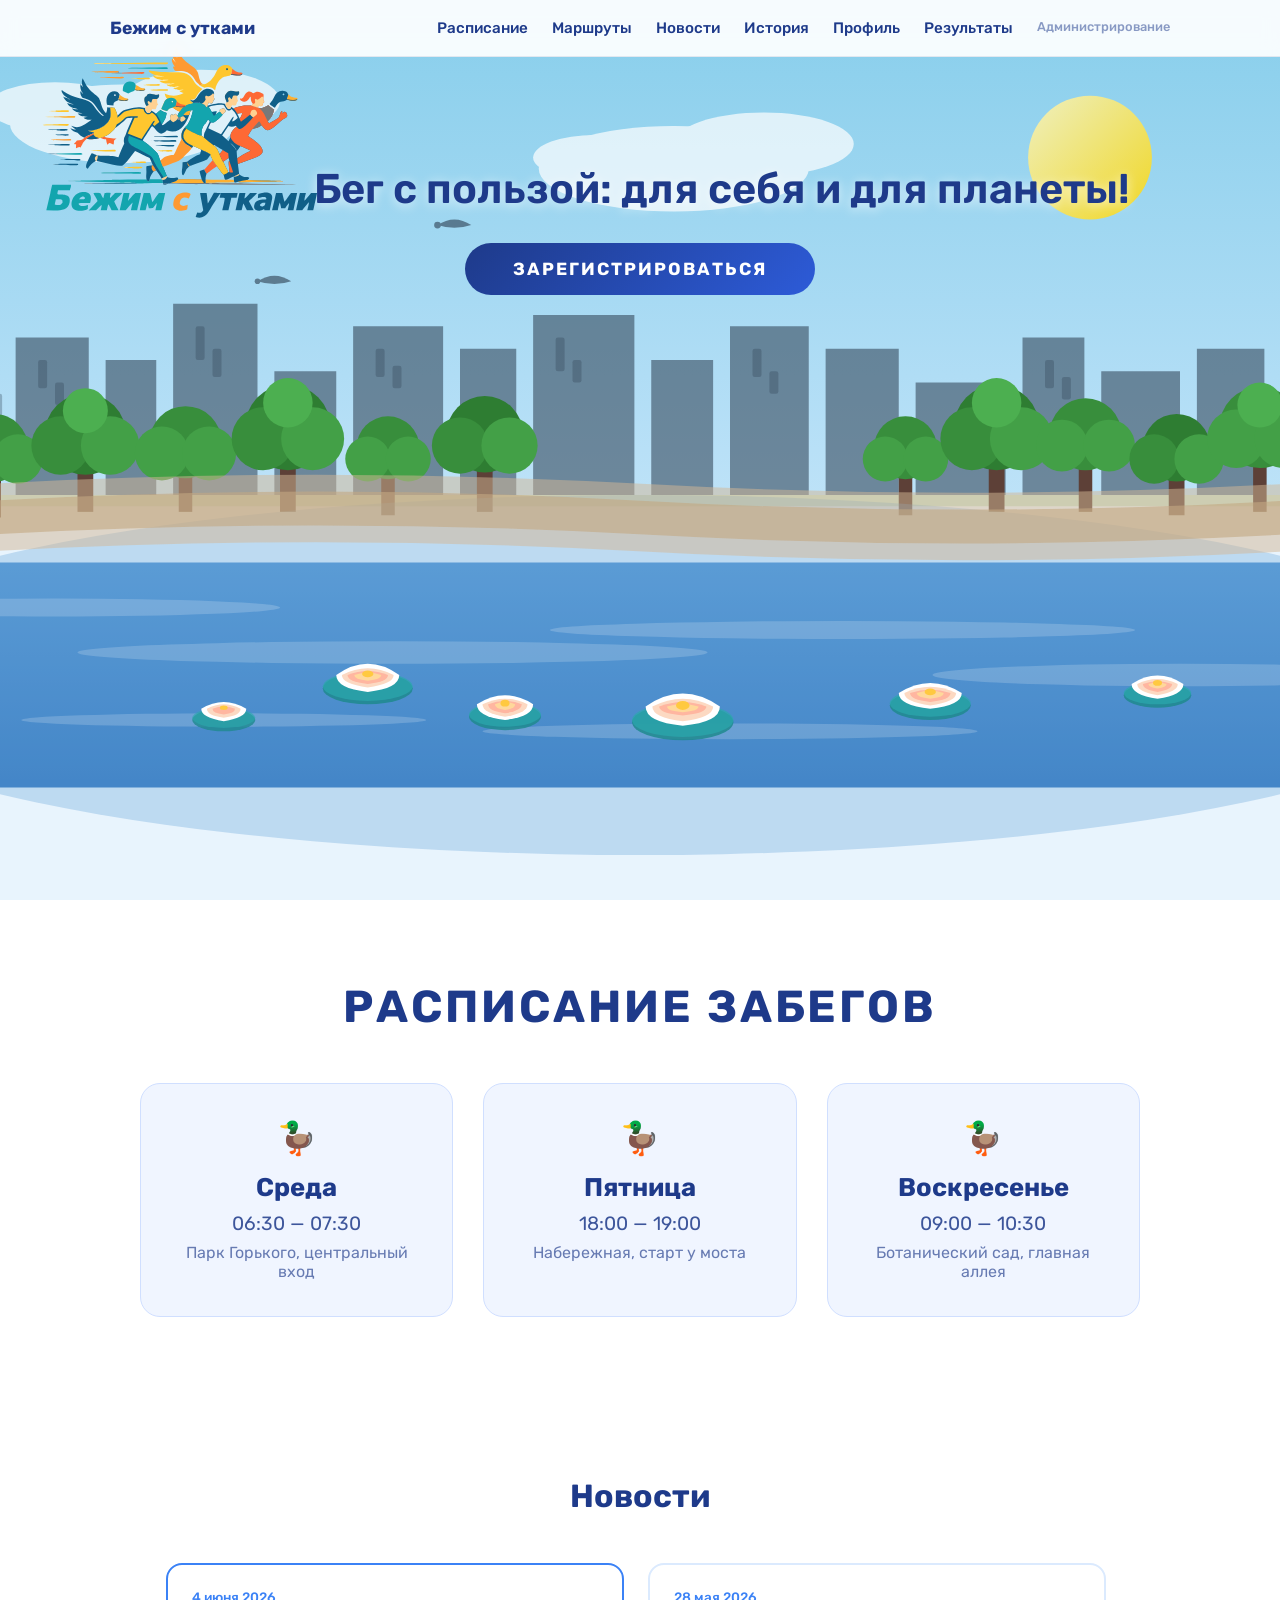
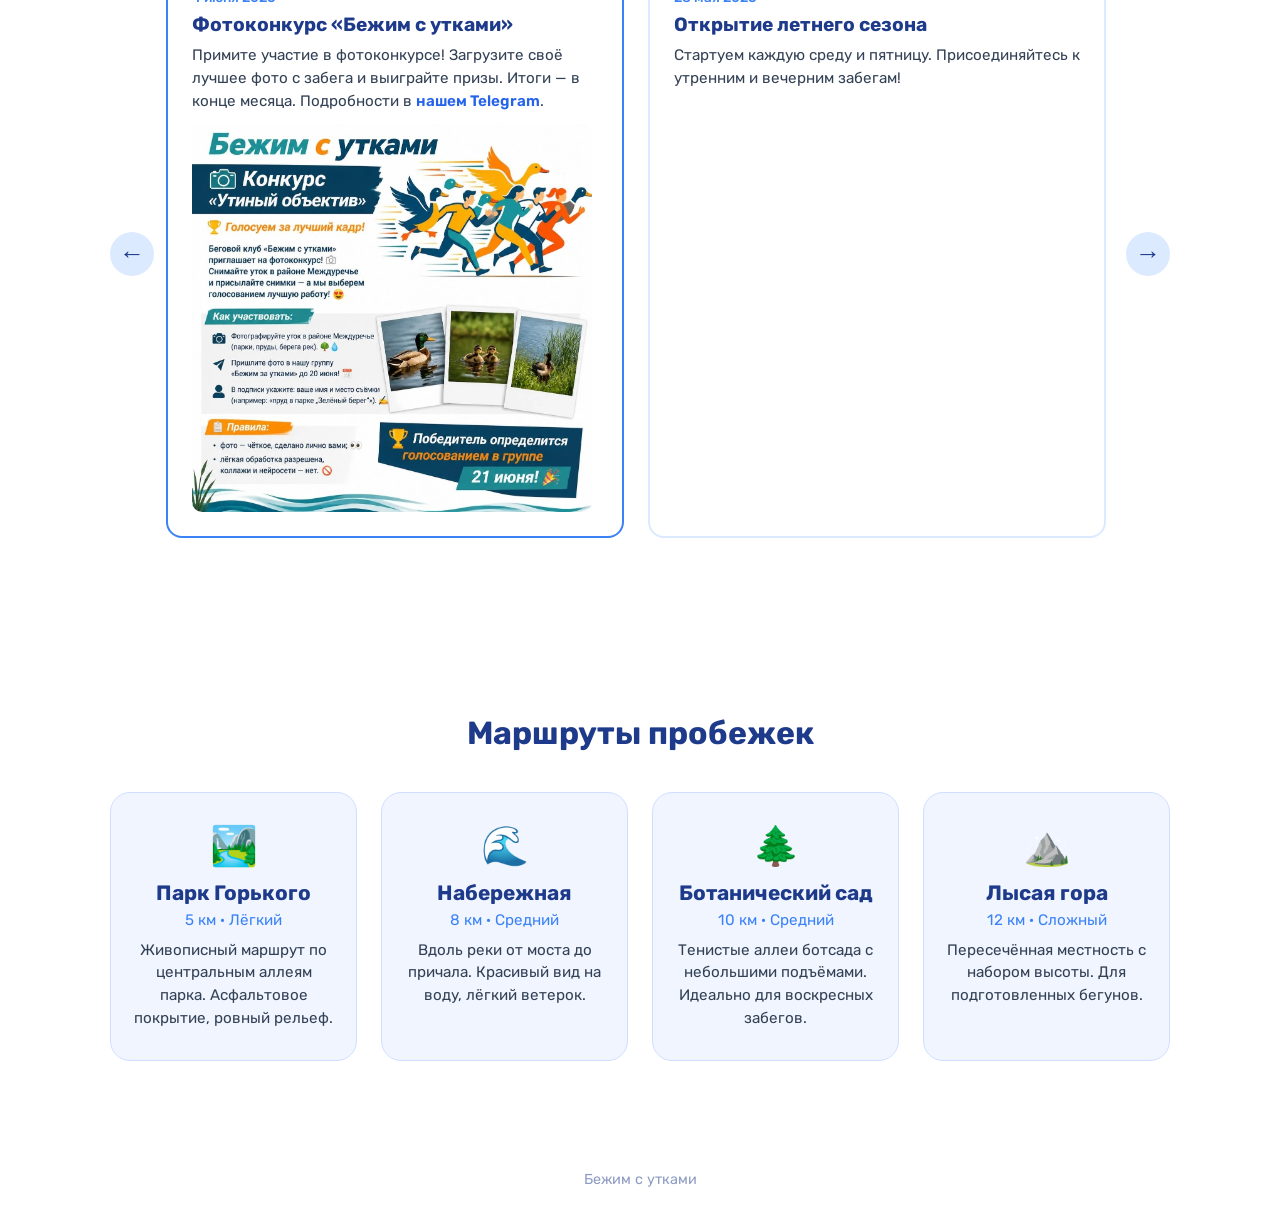
<file: index.html>
﻿<!DOCTYPE html>
<html lang="ru">
<head>
<meta charset="UTF-8">
<meta name="viewport" content="width=device-width, initial-scale=1.0">
<title>Бежим с утками</title>
<link rel="stylesheet" href="styles.css">
</head>
<body>

<nav class="nav">
  <div class="nav-inner">
    <a href="index.html" class="nav-logo">Бежим с утками</a>
    <div class="nav-links">
      <a href="schedule.html">Расписание</a>
      <a href="routes.html">Маршруты</a>
      <a href="news.html">Новости</a>
      <a href="history.html">История</a>
      <a href="profile.html">Профиль</a>
      <a href="results.html">Результаты</a>
      <a href="admin.html" class="nav-admin-link">Администрирование</a>
    </div>
  </div>
</nav>

<div class="hero" id="hero">
  <div class="hero-scene">
    <svg viewBox="0 0 1440 800" preserveAspectRatio="xMidYMid slice" xmlns="http://www.w3.org/2000/svg">
      <defs>
        <linearGradient id="skyGrad" x1="0" y1="0" x2="0" y2="1">
          <stop offset="0%" stop-color="#87CEEB"/>
          <stop offset="50%" stop-color="#B8E0F7"/>
          <stop offset="100%" stop-color="#E8F4FD"/>
        </linearGradient>
        <linearGradient id="waterGrad" x1="0" y1="0" x2="0" y2="1">
          <stop offset="0%" stop-color="#5B9BD5"/>
          <stop offset="100%" stop-color="#3A7CC2"/>
        </linearGradient>
        <linearGradient id="sunGrad" x1="0" y1="0" x2="1" y2="1">
          <stop offset="0%" stop-color="#FFF5B8"/>
          <stop offset="100%" stop-color="#FFD700"/>
        </linearGradient>
      </defs>
      <rect width="1440" height="800" fill="url(#skyGrad)"/>
      <circle cx="1120" cy="140" r="55" fill="url(#sunGrad)" opacity="0.85"/>
      <g fill="#ffffff" opacity="0.7">
        <ellipse cx="260" cy="110" rx="100" ry="35"/>
        <ellipse cx="330" cy="90" rx="70" ry="28"/>
        <ellipse cx="200" cy="95" rx="60" ry="22"/>
        <ellipse cx="750" cy="150" rx="120" ry="38"/>
        <ellipse cx="830" cy="128" rx="80" ry="28"/>
        <ellipse cx="680" cy="140" rx="55" ry="20"/>
      </g>
      <g fill="#2C3E50" opacity="0.55">
        <rect x="100" y="340" width="50" height="120"/>
        <rect x="165" y="300" width="65" height="160"/>
        <rect x="245" y="320" width="45" height="140"/>
        <rect x="305" y="270" width="75" height="190"/>
        <rect x="395" y="330" width="55" height="130"/>
        <rect x="465" y="290" width="80" height="170"/>
        <rect x="560" y="310" width="50" height="150"/>
        <rect x="625" y="280" width="90" height="180"/>
        <rect x="730" y="320" width="55" height="140"/>
        <rect x="800" y="290" width="70" height="170"/>
        <rect x="885" y="310" width="65" height="150"/>
        <rect x="965" y="340" width="80" height="120"/>
        <rect x="1060" y="300" width="55" height="160"/>
        <rect x="1130" y="330" width="70" height="130"/>
        <rect x="1215" y="310" width="60" height="150"/>
        <rect x="1290" y="340" width="50" height="120"/>
        <rect x="1355" y="320" width="65" height="140"/>
      </g>
      <g fill="#2C3E50" opacity="0.3">
        <rect x="130" y="360" width="8" height="20" rx="2"/>
        <rect x="145" y="350" width="8" height="30" rx="2"/>
        <rect x="185" y="320" width="8" height="25" rx="2"/>
        <rect x="200" y="340" width="8" height="20" rx="2"/>
        <rect x="325" y="290" width="8" height="30" rx="2"/>
        <rect x="340" y="310" width="8" height="25" rx="2"/>
        <rect x="485" y="310" width="8" height="25" rx="2"/>
        <rect x="500" y="325" width="8" height="20" rx="2"/>
        <rect x="645" y="300" width="8" height="30" rx="2"/>
        <rect x="660" y="320" width="8" height="20" rx="2"/>
        <rect x="820" y="310" width="8" height="25" rx="2"/>
        <rect x="835" y="330" width="8" height="20" rx="2"/>
        <rect x="1080" y="320" width="8" height="25" rx="2"/>
        <rect x="1095" y="335" width="8" height="20" rx="2"/>
      </g>
      <rect x="0" y="440" width="1440" height="360" fill="#E8F4FD"/>
      <rect x="0" y="440" width="1440" height="10" fill="#A8D5A2" opacity="0.5"/>
      <g>
        <rect x="40" y="395" width="14" height="60" fill="#5D4037"/>
        <circle cx="47" cy="380" r="38" fill="#2E7D32"/>
        <circle cx="25" cy="392" r="28" fill="#388E3C"/>
        <circle cx="70" cy="392" r="28" fill="#43A047"/>
        <circle cx="47" cy="358" r="22" fill="#4CAF50"/>
        <rect x="140" y="410" width="12" height="50" fill="#5D4037"/>
        <circle cx="146" cy="398" r="30" fill="#388E3C"/>
        <circle cx="125" cy="408" r="22" fill="#43A047"/>
        <circle cx="167" cy="408" r="22" fill="#43A047"/>
        <rect x="220" y="400" width="14" height="55" fill="#5D4037"/>
        <circle cx="227" cy="386" r="36" fill="#2E7D32"/>
        <circle cx="205" cy="396" r="26" fill="#388E3C"/>
        <circle cx="249" cy="396" r="26" fill="#43A047"/>
        <circle cx="227" cy="365" r="20" fill="#4CAF50"/>
        <rect x="310" y="405" width="12" height="50" fill="#5D4037"/>
        <circle cx="316" cy="393" r="32" fill="#388E3C"/>
        <circle cx="295" cy="403" r="24" fill="#43A047"/>
        <circle cx="337" cy="403" r="24" fill="#43A047"/>
        <rect x="400" y="395" width="14" height="60" fill="#5D4037"/>
        <circle cx="407" cy="380" r="38" fill="#2E7D32"/>
        <circle cx="385" cy="390" r="28" fill="#388E3C"/>
        <circle cx="429" cy="390" r="28" fill="#43A047"/>
        <circle cx="407" cy="358" r="22" fill="#4CAF50"/>
        <rect x="490" y="410" width="12" height="48" fill="#5D4037"/>
        <circle cx="496" cy="398" r="28" fill="#388E3C"/>
        <circle cx="478" cy="408" r="20" fill="#43A047"/>
        <circle cx="514" cy="408" r="20" fill="#43A047"/>
        <rect x="575" y="400" width="14" height="55" fill="#5D4037"/>
        <circle cx="582" cy="386" r="34" fill="#2E7D32"/>
        <circle cx="560" cy="396" r="25" fill="#388E3C"/>
        <circle cx="604" cy="396" r="25" fill="#43A047"/>
        <rect x="950" y="410" width="12" height="48" fill="#5D4037"/>
        <circle cx="956" cy="398" r="28" fill="#388E3C"/>
        <circle cx="938" cy="408" r="20" fill="#43A047"/>
        <circle cx="974" cy="408" r="20" fill="#43A047"/>
        <rect x="1030" y="395" width="14" height="60" fill="#5D4037"/>
        <circle cx="1037" cy="380" r="38" fill="#2E7D32"/>
        <circle cx="1015" cy="390" r="28" fill="#388E3C"/>
        <circle cx="1059" cy="390" r="28" fill="#43A047"/>
        <circle cx="1037" cy="358" r="22" fill="#4CAF50"/>
        <rect x="1110" y="400" width="12" height="55" fill="#5D4037"/>
        <circle cx="1116" cy="386" r="32" fill="#388E3C"/>
        <circle cx="1095" cy="396" r="23" fill="#43A047"/>
        <circle cx="1137" cy="396" r="23" fill="#43A047"/>
        <rect x="1190" y="410" width="14" height="48" fill="#5D4037"/>
        <circle cx="1197" cy="398" r="30" fill="#2E7D32"/>
        <circle cx="1177" cy="408" r="22" fill="#388E3C"/>
        <circle cx="1217" cy="408" r="22" fill="#43A047"/>
        <rect x="1265" y="395" width="12" height="60" fill="#5D4037"/>
        <circle cx="1271" cy="380" r="36" fill="#388E3C"/>
        <circle cx="1250" cy="390" r="26" fill="#43A047"/>
        <circle cx="1292" cy="390" r="26" fill="#43A047"/>
        <circle cx="1271" cy="360" r="20" fill="#4CAF50"/>
        <rect x="1340" y="405" width="14" height="52" fill="#5D4037"/>
        <circle cx="1347" cy="391" r="32" fill="#2E7D32"/>
        <circle cx="1326" cy="401" r="23" fill="#388E3C"/>
        <circle cx="1368" cy="401" r="23" fill="#43A047"/>
        <rect x="1400" y="415" width="12" height="42" fill="#5D4037"/>
        <circle cx="1406" cy="403" r="26" fill="#388E3C"/>
        <circle cx="1390" cy="412" r="18" fill="#43A047"/>
        <circle cx="1422" cy="412" r="18" fill="#43A047"/>
      </g>
      <rect x="-20" y="500" width="1480" height="200" fill="url(#waterGrad)"/>
      <ellipse cx="720" cy="600" rx="760" ry="160" fill="#5B9BD5" opacity="0.3"/>
      <g opacity="0.18">
        <ellipse cx="200" cy="540" rx="200" ry="8" fill="#ffffff"/>
        <ellipse cx="500" cy="580" rx="280" ry="10" fill="#ffffff"/>
        <ellipse cx="900" cy="560" rx="260" ry="8" fill="#ffffff"/>
        <ellipse cx="1200" cy="600" rx="220" ry="10" fill="#ffffff"/>
        <ellipse cx="350" cy="640" rx="180" ry="6" fill="#ffffff"/>
        <ellipse cx="800" cy="650" rx="220" ry="7" fill="#ffffff"/>
      </g>
      <path d="M0 470 Q 360 440, 720 460 Q 1080 480, 1440 450" fill="none" stroke="#D4B896" stroke-width="60" opacity="0.5"/>
      <path d="M0 470 Q 360 440, 720 460 Q 1080 480, 1440 450" fill="none" stroke="#C4A882" stroke-width="30" opacity="0.6"/>
      <g>
        <g>
          <ellipse cx="478" cy="612" rx="40" ry="14" fill="#1F8A8F" opacity="0.85"/>
          <ellipse cx="478" cy="610" rx="40" ry="13" fill="#2BA8AE" opacity="0.7"/>
          <path d="M450 600 Q 478 580, 506 600 Q 506 612, 478 615 Q 450 612, 450 600 Z" fill="#FFFFFF"/>
          <path d="M455 600 Q 478 588, 501 600 Q 501 608, 478 611 Q 455 608, 455 600 Z" fill="#FCD9C2"/>
          <path d="M460 600 Q 478 593, 496 600 Q 496 606, 478 608 Q 460 606, 460 600 Z" fill="#FFB6A0"/>
          <path d="M466 600 Q 478 596, 490 600 Q 490 604, 478 605 Q 466 604, 466 600 Z" fill="#FFD89A"/>
          <ellipse cx="478" cy="599" rx="5" ry="3" fill="#FFC940"/>
        </g>
        <g>
          <ellipse cx="758" cy="642" rx="45" ry="16" fill="#1F8A8F" opacity="0.85"/>
          <ellipse cx="758" cy="640" rx="45" ry="15" fill="#2BA8AE" opacity="0.7"/>
          <path d="M725 628 Q 758 605, 791 628 Q 791 642, 758 645 Q 725 642, 725 628 Z" fill="#FFFFFF"/>
          <path d="M731 628 Q 758 614, 785 628 Q 785 638, 758 641 Q 731 638, 731 628 Z" fill="#FCD9C2"/>
          <path d="M737 628 Q 758 620, 779 628 Q 779 634, 758 636 Q 737 634, 737 628 Z" fill="#FFB6A0"/>
          <path d="M744 628 Q 758 624, 772 628 Q 772 632, 758 633 Q 744 632, 744 628 Z" fill="#FFD89A"/>
          <ellipse cx="758" cy="627" rx="6" ry="4" fill="#FFC940"/>
        </g>
        <g>
          <ellipse cx="978" cy="627" rx="36" ry="13" fill="#1F8A8F" opacity="0.85"/>
          <ellipse cx="978" cy="625" rx="36" ry="12" fill="#2BA8AE" opacity="0.7"/>
          <path d="M950 616 Q 978 598, 1006 616 Q 1006 627, 978 630 Q 950 627, 950 616 Z" fill="#FFFFFF"/>
          <path d="M955 616 Q 978 605, 1001 616 Q 1001 624, 978 627 Q 955 624, 955 616 Z" fill="#FCD9C2"/>
          <path d="M960 616 Q 978 610, 996 616 Q 996 622, 978 624 Q 960 622, 960 616 Z" fill="#FFB6A0"/>
          <path d="M966 616 Q 978 612, 990 616 Q 990 620, 978 621 Q 966 620, 966 616 Z" fill="#FFD89A"/>
          <ellipse cx="978" cy="615" rx="5" ry="3" fill="#FFC940"/>
        </g>
        <g>
          <ellipse cx="600" cy="637" rx="32" ry="12" fill="#1F8A8F" opacity="0.85"/>
          <ellipse cx="600" cy="635" rx="32" ry="11" fill="#2BA8AE" opacity="0.7"/>
          <path d="M575 626 Q 600 610, 625 626 Q 625 637, 600 640 Q 575 637, 575 626 Z" fill="#FFFFFF"/>
          <path d="M580 626 Q 600 616, 620 626 Q 620 634, 600 637 Q 580 634, 580 626 Z" fill="#FCD9C2"/>
          <path d="M585 626 Q 600 620, 615 626 Q 615 632, 600 634 Q 585 632, 585 626 Z" fill="#FFB6A0"/>
          <path d="M591 626 Q 600 622, 609 626 Q 609 630, 600 631 Q 591 630, 591 626 Z" fill="#FFD89A"/>
          <ellipse cx="600" cy="625" rx="4" ry="3" fill="#FFC940"/>
        </g>
        <g>
          <ellipse cx="1180" cy="618" rx="30" ry="11" fill="#1F8A8F" opacity="0.85"/>
          <ellipse cx="1180" cy="616" rx="30" ry="10" fill="#2BA8AE" opacity="0.7"/>
          <path d="M1157 608 Q 1180 593, 1203 608 Q 1203 618, 1180 621 Q 1157 618, 1157 608 Z" fill="#FFFFFF"/>
          <path d="M1162 608 Q 1180 599, 1198 608 Q 1198 615, 1180 618 Q 1162 615, 1162 608 Z" fill="#FCD9C2"/>
          <path d="M1167 608 Q 1180 603, 1193 608 Q 1193 613, 1180 615 Q 1167 613, 1167 608 Z" fill="#FFB6A0"/>
          <path d="M1172 608 Q 1180 605, 1188 608 Q 1188 611, 1180 612 Q 1172 611, 1172 608 Z" fill="#FFD89A"/>
          <ellipse cx="1180" cy="607" rx="4" ry="2.5" fill="#FFC940"/>
        </g>
        <g>
          <ellipse cx="350" cy="640" rx="28" ry="10" fill="#1F8A8F" opacity="0.8"/>
          <ellipse cx="350" cy="638" rx="28" ry="9" fill="#2BA8AE" opacity="0.6"/>
          <path d="M330 630 Q 350 618, 370 630 Q 370 638, 350 641 Q 330 638, 330 630 Z" fill="#FFFFFF"/>
          <path d="M335 630 Q 350 622, 365 630 Q 365 636, 350 638 Q 335 636, 335 630 Z" fill="#FCD9C2"/>
          <path d="M340 630 Q 350 626, 360 630 Q 360 634, 350 635 Q 340 634, 340 630 Z" fill="#FFB6A0"/>
          <ellipse cx="350" cy="629" rx="3.5" ry="2" fill="#FFC940"/>
        </g>
      </g>
      <g fill="#2C3E50" opacity="0.6">
        <path d="M 540 200 Q 555 190, 570 200 Q 555 205, 540 200 Z"/>
        <path d="M 620 230 Q 635 220, 650 230 Q 635 235, 620 230 Z"/>
        <path d="M 380 250 Q 395 240, 410 250 Q 395 255, 380 250 Z"/>
        <circle cx="540" cy="200" r="3"/>
        <circle cx="620" cy="230" r="2.5"/>
        <circle cx="380" cy="250" r="2.5"/>
      </g>
    </svg>
  </div>
  <div class="hero-content">
    <p class="hero-tagline">Бег с пользой: для себя и для планеты!</p>
    <a href="profile.html" class="hero-btn">Зарегистрироваться</a>
  </div>
  <img src="logo.svg" alt="Бежим с утками" class="hero-logo">
</div>

<div class="schedule-section" id="schedule">
  <h2>Расписание забегов</h2>
  <div class="schedule-grid">
    <div class="schedule-card">
      <div class="icon">🦆</div>
      <div class="day">Среда</div>
      <div class="time">06:30 — 07:30</div>
      <div class="place">Парк Горького, центральный вход</div>
    </div>
    <div class="schedule-card">
      <div class="icon">🦆</div>
      <div class="day">Пятница</div>
      <div class="time">18:00 — 19:00</div>
      <div class="place">Набережная, старт у моста</div>
    </div>
    <div class="schedule-card">
      <div class="icon">🦆</div>
      <div class="day">Воскресенье</div>
      <div class="time">09:00 — 10:30</div>
      <div class="place">Ботанический сад, главная аллея</div>
    </div>
  </div>
</div>

<div class="news-section" id="news">
  <h2>Новости</h2>
  <div class="carousel-wrap">
    <button class="carousel-btn carousel-prev" onclick="carouselScroll(-1)">&#8592;</button>
    <div class="news-carousel" id="newsCarousel">
      <div class="news-card news-featured">
        <div class="news-date">4 июня 2026</div>
        <h3 class="news-title">Фотоконкурс «Бежим с утками»</h3>
        <p class="news-text">Примите участие в фотоконкурсе! Загрузите своё лучшее фото с забега и выиграйте призы. Итоги — в конце месяца. Подробности в <a href="https://t.me/run_mezd" target="_blank" rel="noopener" class="news-link">нашем Telegram</a>.</p>
        <img src="photo-contest.jpg" alt="Фотоконкурс" class="news-img">
      </div>
      <div class="news-card">
        <div class="news-date">28 мая 2026</div>
        <h3 class="news-title">Открытие летнего сезона</h3>
        <p class="news-text">Стартуем каждую среду и пятницу. Присоединяйтесь к утренним и вечерним забегам!</p>
      </div>
      <div class="news-card">
        <div class="news-date">15 мая 2026</div>
        <h3 class="news-title">Экологичная акция</h3>
        <p class="news-text">Собрали 12 мешков мусора на набережной. Спасибо всем участникам заботы о природе!</p>
      </div>
      <div class="news-card">
        <div class="news-date">1 мая 2026</div>
        <h3 class="news-title">Новый мерч</h3>
        <p class="news-text">Футболки и бутылки с уткой уже в продаже. Все средства идут на озеленение парков.</p>
      </div>
    </div>
    <button class="carousel-btn carousel-next" onclick="carouselScroll(1)">&#8594;</button>
  </div>
</div>

<div class="routes-section" id="routes">
  <h2>Маршруты пробежек</h2>
  <div class="routes-grid">
    <div class="route-card">
      <div class="route-icon">🏞️</div>
      <div class="route-name">Парк Горького</div>
      <div class="route-meta">5 км · Лёгкий</div>
      <p class="route-desc">Живописный маршрут по центральным аллеям парка. Асфальтовое покрытие, ровный рельеф.</p>
    </div>
    <div class="route-card">
      <div class="route-icon">🌊</div>
      <div class="route-name">Набережная</div>
      <div class="route-meta">8 км · Средний</div>
      <p class="route-desc">Вдоль реки от моста до причала. Красивый вид на воду, лёгкий ветерок.</p>
    </div>
    <div class="route-card">
      <div class="route-icon">🌲</div>
      <div class="route-name">Ботанический сад</div>
      <div class="route-meta">10 км · Средний</div>
      <p class="route-desc">Тенистые аллеи ботсада с небольшими подъёмами. Идеально для воскресных забегов.</p>
    </div>
    <div class="route-card">
      <div class="route-icon">⛰️</div>
      <div class="route-name">Лысая гора</div>
      <div class="route-meta">12 км · Сложный</div>
      <p class="route-desc">Пересечённая местность с набором высоты. Для подготовленных бегунов.</p>
    </div>
  </div>
</div>

<div class="footer">Бежим с утками</div>

<script src="script.js"></script>

<script>
function carouselScroll(dir) {
  const el = document.getElementById('newsCarousel');
  const w = el.querySelector('.news-card').offsetWidth + 24;
  el.scrollBy({ left: dir * w, behavior: 'smooth' });
}
</script>
</body>
</html>
</file>
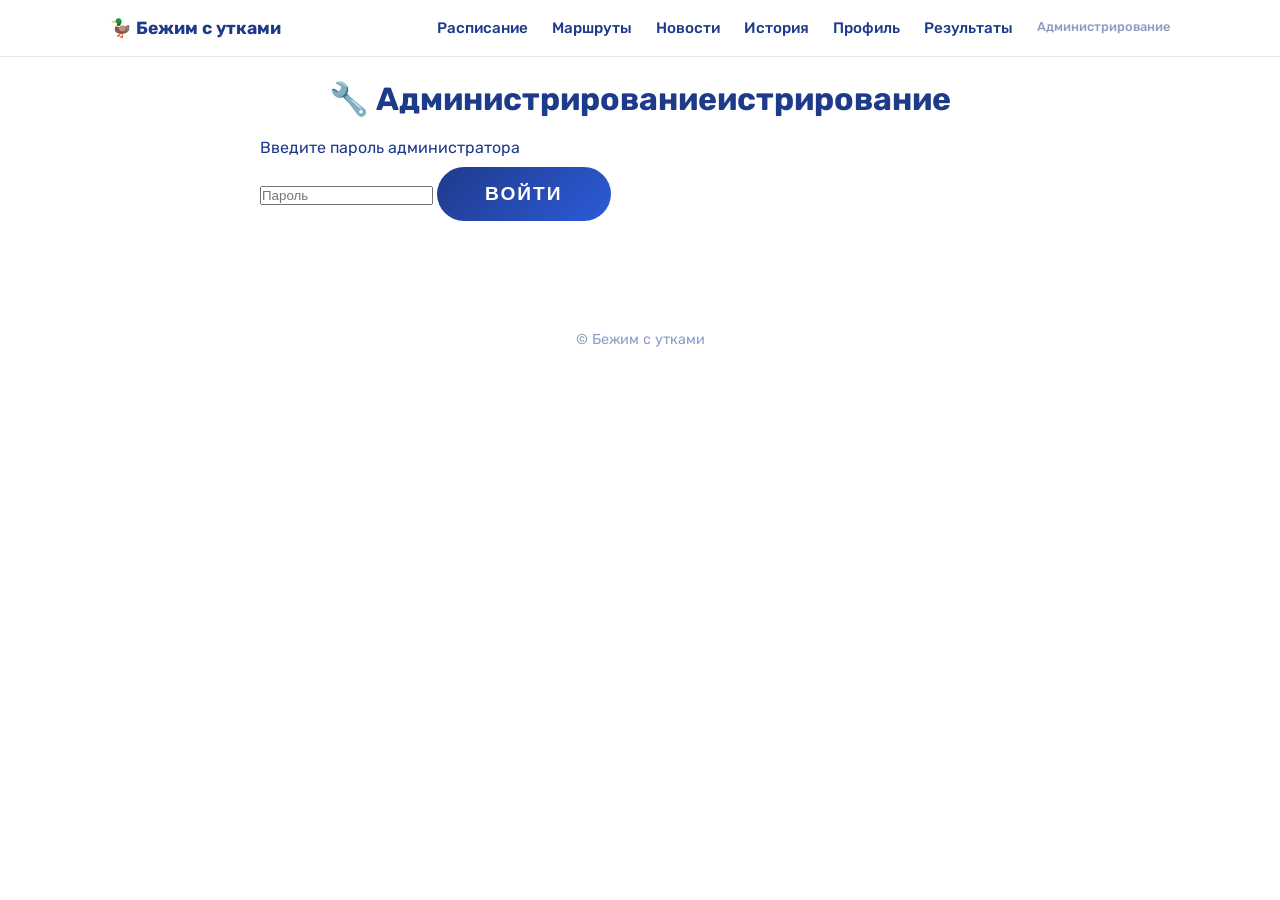
<file: admin.html>
﻿<!DOCTYPE html>
<html lang="ru">
<head>
<meta charset="UTF-8">
<meta name="viewport" content="width=device-width, initial-scale=1.0">
<title>Администрирование — Бежим с утками</title>
<link rel="stylesheet" href="styles.css">
</head>
<body>

<nav class="nav">
  <div class="nav-inner">
    <a href="index.html" class="nav-logo">🦆 Бежим с утками</a>
    <div class="nav-links">
      <a href="schedule.html">Расписание</a>
      <a href="routes.html">Маршруты</a>
      <a href="news.html">Новости</a>
      <a href="history.html">История</a>
      <a href="profile.html">Профиль</a>
      <a href="results.html">Результаты</a>
      <a href="admin.html" class="nav-admin-link">Администрирование</a>
    </div>
  </div>
</nav>

<div class="admin-section" id="admin">
  <h2>🔧 Администрированиеистрирование</h2>
  <div id="adminLogin">
    <p>Введите пароль администратора</p>
    <input type="password" id="adminPass" placeholder="Пароль">
    <button id="adminLoginBtn" class="btn-download" style="margin-top:10px">Войти</button>
  </div>
  <div id="adminPanel" style="display:none">
    <p class="admin-status">Вы вошли как администратор</p>
    <div class="admin-grid">
      <div class="admin-field">
        <label>Тэглайн (hero)</label>
        <textarea id="adminTagline" rows="2">Бег с пользой: для себя и для планеты!</textarea>
      </div>
      <div class="admin-field">
        <label>Заголовок расписания</label>
        <input type="text" id="adminScheduleTitle" value="🏃 Расписание забегов">
      </div>
      <div class="admin-field">
        <label>Заголовок новостей</label>
        <input type="text" id="adminNewsTitle" value="📰 Новости">
      </div>
      <div class="admin-field">
        <label>Заголовок истории</label>
        <input type="text" id="adminHistoryTitle" value="🗺️ История района и маршруты">
      </div>
      <div class="admin-field">
        <label>Текст истории (абзац 1)</label>
        <textarea id="adminHistoryP1" rows="3">Парк Горького — одно из самых живописных мест города. Основанный в XIX веке, он стал излюбленным местом для прогулок и спорта. Широкие аллеи, вековые деревья и набережная создают идеальные условия для бега в любое время года.</textarea>
      </div>
      <div class="admin-field">
        <label>Текст истории (абзац 2)</label>
        <textarea id="adminHistoryP2" rows="3">Наши маршруты проходят через исторические локации: старый мост, усадьбу купца Смирнова и городской пруд. Каждый забег — это не только спорт, но и знакомство с историей.</textarea>
      </div>
      <div class="admin-field">
        <label>Текст футера</label>
        <input type="text" id="adminFooter" value="© Бежим с утками">
      </div>
    </div>
    <div class="admin-actions">
      <button id="adminSaveBtn" class="btn-download">Сохранить изменения</button>
      <button id="adminLogoutBtn" class="btn-download" style="background:#888">Выйти</button>
    </div>
  </div>
</div>

<div class="footer">© Бежим с утками</div>

<script src="script.js"></script>
</body>
</html>
</file>
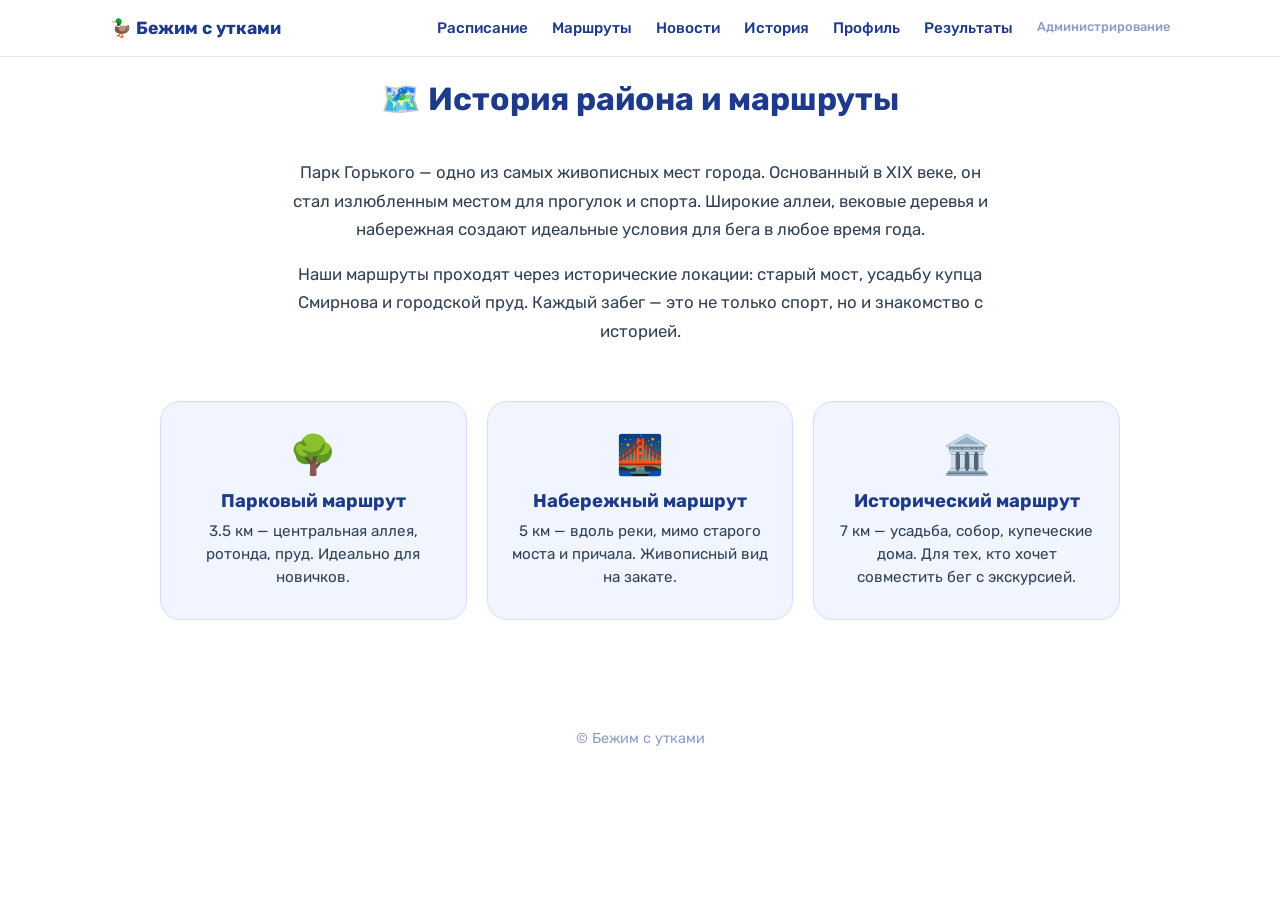
<file: history.html>
﻿<!DOCTYPE html>
<html lang="ru">
<head>
<meta charset="UTF-8">
<meta name="viewport" content="width=device-width, initial-scale=1.0">
<title>История — Бежим с утками</title>
<link rel="stylesheet" href="styles.css">
</head>
<body>

<nav class="nav">
  <div class="nav-inner">
    <a href="index.html" class="nav-logo">🦆 Бежим с утками</a>
    <div class="nav-links">
      <a href="schedule.html">Расписание</a>
      <a href="routes.html">Маршруты</a>
      <a href="news.html">Новости</a>
      <a href="history.html">История</a>
      <a href="profile.html">Профиль</a>
      <a href="results.html">Результаты</a>
      <a href="admin.html" class="nav-admin-link">Администрирование</a>
    </div>
  </div>
</nav>

<div class="history-section" id="history">
  <h2>🗺️ История района и маршруты</h2>
  <div class="history-content">
    <div class="history-text">
      <p>Парк Горького — одно из самых живописных мест города. Основанный в XIX веке, он стал излюбленным местом для прогулок и спорта. Широкие аллеи, вековые деревья и набережная создают идеальные условия для бега в любое время года.</p>
      <p>Наши маршруты проходят через исторические локации: старый мост, усадьбу купца Смирнова и городской пруд. Каждый забег — это не только спорт, но и знакомство с историей.</p>
    </div>
    <div class="history-routes">
      <div class="route-card">
        <div class="route-icon">🌳</div>
        <h3>Парковый маршрут</h3>
        <p>3.5 км — центральная аллея, ротонда, пруд. Идеально для новичков.</p>
      </div>
      <div class="route-card">
        <div class="route-icon">🌉</div>
        <h3>Набережный маршрут</h3>
        <p>5 км — вдоль реки, мимо старого моста и причала. Живописный вид на закате.</p>
      </div>
      <div class="route-card">
        <div class="route-icon">🏛️</div>
        <h3>Исторический маршрут</h3>
        <p>7 км — усадьба, собор, купеческие дома. Для тех, кто хочет совместить бег с экскурсией.</p>
      </div>
    </div>
  </div>
</div>

<div class="footer">© Бежим с утками</div>

<script src="script.js"></script>
</body>
</html>
</file>
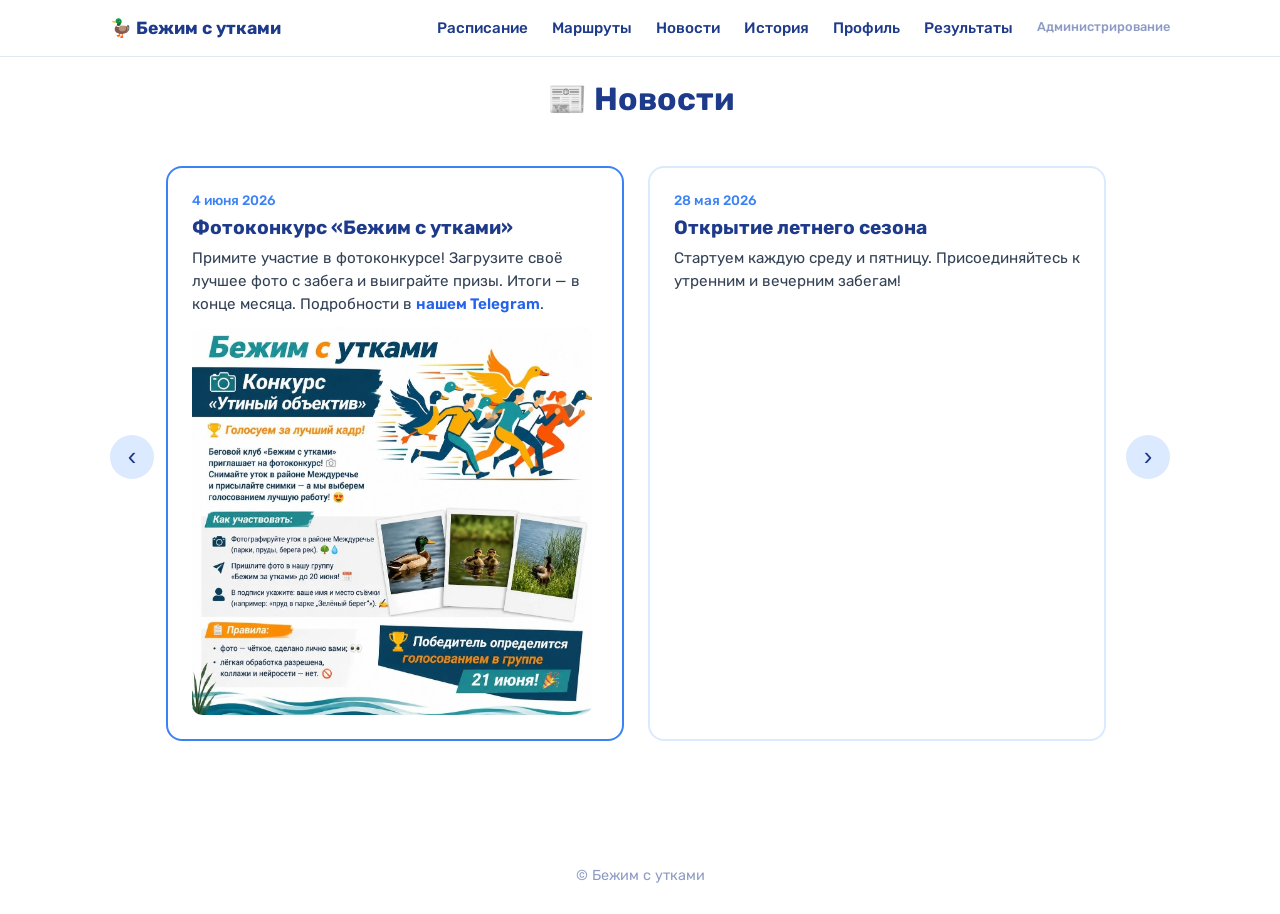
<file: news.html>
﻿<!DOCTYPE html>
<html lang="ru">
<head>
<meta charset="UTF-8">
<meta name="viewport" content="width=device-width, initial-scale=1.0">
<title>Новости — Бежим с утками</title>
<link rel="stylesheet" href="styles.css">
</head>
<body>

<nav class="nav">
  <div class="nav-inner">
    <a href="index.html" class="nav-logo">🦆 Бежим с утками</a>
    <div class="nav-links">
      <a href="schedule.html">Расписание</a>
      <a href="routes.html">Маршруты</a>
      <a href="news.html">Новости</a>
      <a href="history.html">История</a>
      <a href="profile.html">Профиль</a>
      <a href="results.html">Результаты</a>
      <a href="admin.html" class="nav-admin-link">Администрирование</a>
    </div>
  </div>
</nav>

<div class="news-section" id="news">
  <h2>📰 Новости</h2>
  <div class="carousel-wrap">
    <button class="carousel-btn carousel-prev" onclick="carouselScroll(-1)">&#8249;</button>
    <div class="news-carousel" id="newsCarousel">
      <div class="news-card news-featured">
        <div class="news-date">4 июня 2026</div>
        <h3 class="news-title">Фотоконкурс «Бежим с утками»</h3>
        <p class="news-text">Примите участие в фотоконкурсе! Загрузите своё лучшее фото с забега и выиграйте призы. Итоги — в конце месяца. Подробности в <a href="https://t.me/run_mezd" target="_blank" rel="noopener" class="news-link">нашем Telegram</a>.</p>
        <img src="photo-contest.jpg" alt="Фотоконкурс" class="news-img">
      </div>
      <div class="news-card">
        <div class="news-date">28 мая 2026</div>
        <h3 class="news-title">Открытие летнего сезона</h3>
        <p class="news-text">Стартуем каждую среду и пятницу. Присоединяйтесь к утренним и вечерним забегам!</p>
      </div>
      <div class="news-card">
        <div class="news-date">15 мая 2026</div>
        <h3 class="news-title">Экологичная акция</h3>
        <p class="news-text">Собрали 12 мешков мусора на набережной. Спасибо всем участникам заботы о природе!</p>
      </div>
      <div class="news-card">
        <div class="news-date">1 мая 2026</div>
        <h3 class="news-title">Новый мерч</h3>
        <p class="news-text">Футболки и бутылки с уткой уже в продаже. Все средства идут на озеленение парков.</p>
      </div>
    </div>
    <button class="carousel-btn carousel-next" onclick="carouselScroll(1)">&#8250;</button>
  </div>
</div>

<div class="footer">© Бежим с утками</div>

<script src="script.js"></script>
<script>
function carouselScroll(dir) {
  const el = document.getElementById('newsCarousel');
  const w = el.querySelector('.news-card').offsetWidth + 24;
  el.scrollBy({ left: dir * w, behavior: 'smooth' });
}
</script>
</body>
</html>
</file>
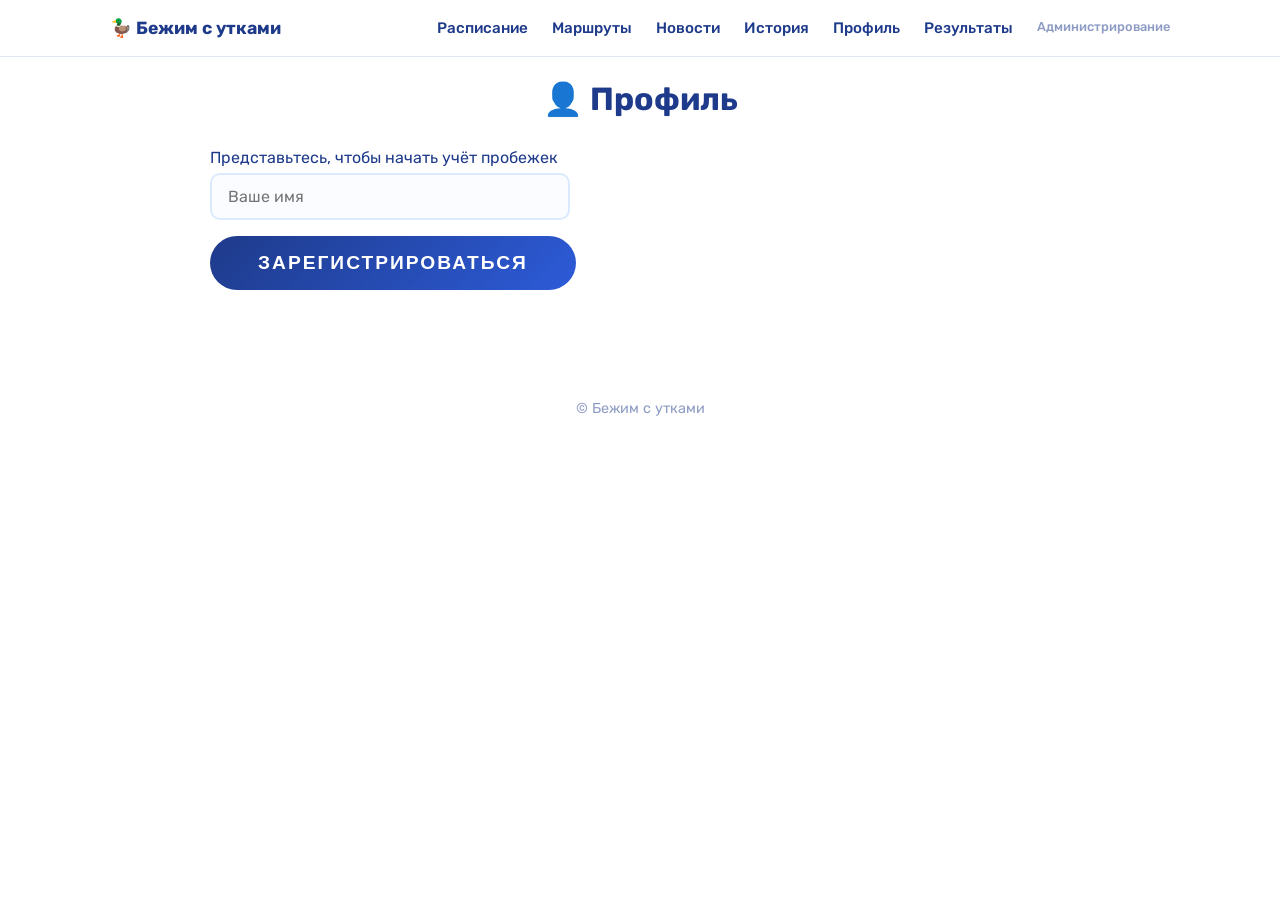
<file: profile.html>
﻿<!DOCTYPE html>
<html lang="ru">
<head>
<meta charset="UTF-8">
<meta name="viewport" content="width=device-width, initial-scale=1.0">
<title>Профиль — Бежим с утками</title>
<link rel="stylesheet" href="styles.css">
</head>
<body>

<nav class="nav">
  <div class="nav-inner">
    <a href="index.html" class="nav-logo">🦆 Бежим с утками</a>
    <div class="nav-links">
      <a href="schedule.html">Расписание</a>
      <a href="routes.html">Маршруты</a>
      <a href="news.html">Новости</a>
      <a href="history.html">История</a>
      <a href="profile.html">Профиль</a>
      <a href="results.html">Результаты</a>
      <a href="admin.html" class="nav-admin-link">Администрирование</a>
    </div>
  </div>
</nav>

<div class="profile-section" id="profile">
  <h2>👤 Профиль</h2>
  <div id="profileRegister">
    <p>Представьтесь, чтобы начать учёт пробежек</p>
    <input type="text" id="regName" placeholder="Ваше имя">
    <button id="regBtn" class="btn-download" style="margin-top:10px">Зарегистрироваться</button>
  </div>
  <div id="profileDashboard" style="display:none">
    <h3 id="profileGreeting"></h3>
    <div class="stats-row">
      <div class="stat-card"><span class="stat-num" id="statRuns">0</span><br>Пробежек</div>
      <div class="stat-card"><span class="stat-num" id="statDist">0</span><br>км всего</div>
      <div class="stat-card"><span class="stat-num" id="statLongest">0</span><br>км макс</div>
      <div class="stat-card"><span class="stat-num" id="statAvg">0</span><br>км в среднем</div>
    </div>
    <div class="profile-two-col">
      <div class="profile-col">
        <h4>➕ Добавить пробежку</h4>
        <input type="date" id="runDate">
        <input type="number" id="runDist" step="0.1" placeholder="Дистанция (км)">
        <input type="text" id="runRoute" placeholder="Маршрут">
        <input type="number" id="runTime" placeholder="Время (мин)">
        <button id="logRunBtn" class="btn-download" style="margin-top:6px">Записать</button>
      </div>
      <div class="profile-col">
        <h4>📋 Мои пробежки</h4>
        <div id="runList"><table class="run-table"><thead><tr><th>Дата</th><th>Дистанция</th><th>Маршрут</th><th>Время</th></tr></thead><tbody></tbody></table></div>
      </div>
    </div>
    <h4>🗺️ Поделиться маршрутом</h4>
    <input type="text" id="shareRouteName" placeholder="Название маршрута">
    <input type="text" id="shareRouteDesc" placeholder="Описание">
    <input type="number" id="shareRouteDist" step="0.1" placeholder="Дистанция (км)">
    <button id="shareRouteBtn" class="btn-download" style="margin-top:6px">Поделиться</button>
    <h4>🌍 Маршруты сообщества</h4>
    <div id="communityRoutes"></div>
    <button id="resetBtn" class="btn-download" style="margin-top:12px;background:#888">Сбросить данные</button>
  </div>
</div>

<div class="footer">© Бежим с утками</div>

<script src="script.js"></script>
</body>
</html>
</file>
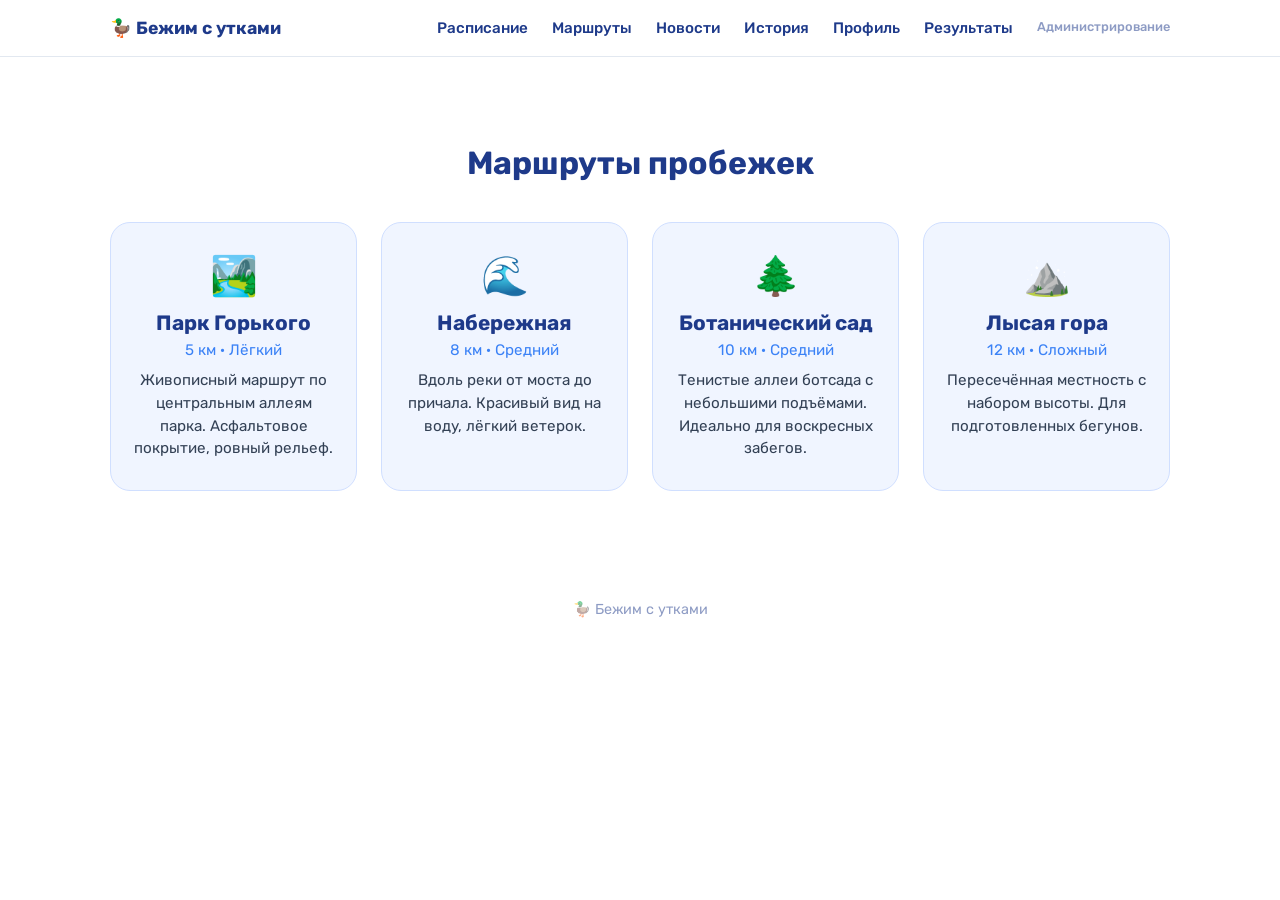
<file: routes.html>
<!DOCTYPE html>
<html lang="ru">
<head>
<meta charset="UTF-8">
<meta name="viewport" content="width=device-width, initial-scale=1.0">
<title>Маршруты — Бежим с утками</title>
<link rel="stylesheet" href="styles.css">
</head>
<body>

<nav class="nav">
  <div class="nav-inner">
    <a href="index.html" class="nav-logo">🦆 Бежим с утками</a>
    <div class="nav-links">
      <a href="schedule.html">Расписание</a>
      <a href="routes.html">Маршруты</a>
      <a href="news.html">Новости</a>
      <a href="history.html">История</a>
      <a href="profile.html">Профиль</a>
      <a href="results.html">Результаты</a>
      <a href="admin.html" class="nav-admin-link">Администрирование</a>
    </div>
  </div>
</nav>

<div style="height:64px"></div>

<div class="routes-section" id="routes">
  <h2>Маршруты пробежек</h2>
  <div class="routes-grid">
    <div class="route-card">
      <div class="route-icon">🏞️</div>
      <div class="route-name">Парк Горького</div>
      <div class="route-meta">5 км · Лёгкий</div>
      <p class="route-desc">Живописный маршрут по центральным аллеям парка. Асфальтовое покрытие, ровный рельеф.</p>
    </div>
    <div class="route-card">
      <div class="route-icon">🌊</div>
      <div class="route-name">Набережная</div>
      <div class="route-meta">8 км · Средний</div>
      <p class="route-desc">Вдоль реки от моста до причала. Красивый вид на воду, лёгкий ветерок.</p>
    </div>
    <div class="route-card">
      <div class="route-icon">🌲</div>
      <div class="route-name">Ботанический сад</div>
      <div class="route-meta">10 км · Средний</div>
      <p class="route-desc">Тенистые аллеи ботсада с небольшими подъёмами. Идеально для воскресных забегов.</p>
    </div>
    <div class="route-card">
      <div class="route-icon">⛰️</div>
      <div class="route-name">Лысая гора</div>
      <div class="route-meta">12 км · Сложный</div>
      <p class="route-desc">Пересечённая местность с набором высоты. Для подготовленных бегунов.</p>
    </div>
  </div>
</div>

<div class="footer">🦆 Бежим с утками</div>

<script src="script.js"></script>
</body>
</html>
</file>
<file: styles.css>
﻿@import url('https://fonts.googleapis.com/css2?family=Rubik:wght@300;400;500;700;900&display=swap');
* { margin: 0; padding: 0; box-sizing: border-box; }
html { scroll-behavior: smooth; }
body { font-family: 'Rubik', 'Segoe UI', Tahoma, Geneva, Verdana, sans-serif; background: #ffffff; color: #1e3a8a; overflow-x: hidden; }

.nav {
  position: fixed;
  top: 0;
  left: 0;
  right: 0;
  z-index: 100;
  background: rgba(255,255,255,0.92);
  backdrop-filter: blur(8px);
  border-bottom: 1px solid #e2e8f0;
}
.nav-inner {
  max-width: 1100px;
  margin: 0 auto;
  padding: 0 20px;
  display: flex;
  align-items: center;
  justify-content: space-between;
  height: 56px;
}
.nav-logo {
  font-weight: 700;
  font-size: 1.1rem;
  color: #1e3a8a;
  text-decoration: none;
}
.nav-links {
  display: flex;
  gap: 24px;
}
.nav-links a {
  color: #1e3a8a;
  text-decoration: none;
  font-weight: 500;
  font-size: 0.95rem;
  transition: color 0.2s;
}
.nav-links a:hover {
  color: #3b82f6;
}

@keyframes fadeInUp {
  from { opacity: 0; transform: translateY(40px); }
  to { opacity: 1; transform: translateY(0); }
}
@keyframes fadeIn {
  from { opacity: 0; }
  to { opacity: 1; }
}
@keyframes pulse {
  0% { box-shadow: 0 0 0 0 rgba(30,58,138,0.4); }
  70% { box-shadow: 0 0 0 15px rgba(30,58,138,0); }
  100% { box-shadow: 0 0 0 0 rgba(30,58,138,0); }
}
@keyframes float {
  0%, 100% { transform: translateY(0); }
  50% { transform: translateY(-10px); }
}

.anim-hidden { opacity: 0; transform: translateY(40px); transition: opacity 0.7s ease, transform 0.7s ease; }
.anim-visible { opacity: 1; transform: translateY(0); }

.hero {
  position: relative;
  min-height: 100vh;
  background: #ffffff;
  display: flex;
  flex-direction: column;
  align-items: center;
  justify-content: flex-start;
  text-align: center;
  padding: 56px 0 40px;
}

.hero-scene {
  position: absolute;
  inset: 0;
  z-index: 0;
  pointer-events: none;
}
.hero-scene svg {
  width: 100%;
  height: 100%;
  display: block;
}

.hero-content {
  position: relative;
  z-index: 1;
  display: flex;
  flex-direction: column;
  align-items: center;
  justify-content: center;
  width: 100%;
  padding-top: 12vh;
}

.hero-logo {
  position: absolute;
  top: 30px;
  left: 30px;
  max-width: 300px;
  width: 30%;
  height: auto;
  z-index: 2;
}

.hero-tagline {
  font-size: clamp(1.5rem, 4vw, 2.6rem);
  font-weight: 600;
  color: #1e3a8a;
  text-shadow: 0 2px 12px rgba(255,255,255,0.7);
  margin: 0 130px 0 auto;
  padding: 0 20px;
  text-align: right;
  animation: fadeInUp 1s ease 0.3s forwards;
  opacity: 0;
}

.hero-title {
  font-size: clamp(2.5rem, 8vw, 5rem);
  font-weight: 900;
  color: #1e3a8a;
  text-transform: uppercase;
  letter-spacing: 4px;
  margin: 10px 0 10px;
  text-shadow: 0 2px 12px rgba(255,255,255,0.7);
  animation: fadeInUp 1s ease 0.2s forwards;
}

.hero-btn {
  display: inline-block;
  margin-top: 30px;
  padding: 16px 48px;
  font-size: 1.1rem;
  font-weight: 700;
  text-transform: uppercase;
  letter-spacing: 2px;
  border: none;
  border-radius: 50px;
  background: linear-gradient(135deg, #1e3a8a, #2d5bd8);
  color: #ffffff;
  text-decoration: none;
  cursor: pointer;
  transition: transform 0.3s, box-shadow 0.3s, filter 0.3s;
  animation: fadeInUp 1s ease 0.5s forwards;
  opacity: 0;
}
.hero-btn:hover {
  transform: scale(1.05);
  box-shadow: 0 8px 30px rgba(30,58,138,0.3);
  filter: brightness(1.15);
}
.hero-btn:active { transform: scale(0.97); }



.schedule-section {
  padding: 80px 20px;
  background: transparent;
  scroll-margin-top: 64px;
  text-align: center;
}
.schedule-section h2 {
  font-size: clamp(1.8rem, 4vw, 2.8rem);
  color: #1e3a8a;
  margin-bottom: 50px;
  text-transform: uppercase;
  letter-spacing: 3px;
}
.schedule-grid {
  display: grid;
  grid-template-columns: repeat(auto-fit, minmax(280px, 1fr));
  gap: 30px;
  max-width: 1000px;
  margin: 0 auto;
}
.schedule-card {
  background: #f0f5ff;
  border-radius: 20px;
  padding: 35px 25px;
  border: 1px solid #d0dfff;
  transition: transform 0.4s cubic-bezier(0.175, 0.885, 0.32, 1.275), box-shadow 0.4s ease, border-color 0.3s;
  color: #1e3a8a;
}
.schedule-card:hover {
  transform: translateY(-8px) scale(1.02);
  box-shadow: 0 20px 60px rgba(30,58,138,0.12);
  border-color: rgba(30,58,138,0.3);
}
.schedule-card .day { font-size: 1.6rem; font-weight: 700; color: #1e3a8a; margin-bottom: 10px; }
.schedule-card .time { font-size: 1.2rem; margin-bottom: 8px; opacity: 0.85; color: #1e3a8a; }
.schedule-card .place { font-size: 1rem; opacity: 0.65; color: #1e3a8a; }
.schedule-card .icon { font-size: 2rem; margin-bottom: 15px; display: inline-block; animation: float 3s ease-in-out infinite; }

.news-section {
  padding: 80px 20px;
  max-width: 1100px;
  margin: 0 auto;
  scroll-margin-top: 64px;
}
.news-section h2 {
  font-size: 2rem;
  text-align: center;
  margin-bottom: 40px;
  color: #1e3a8a;
}
.carousel-wrap {
  display: flex;
  align-items: center;
  gap: 12px;
}
.news-carousel {
  display: flex;
  gap: 24px;
  overflow-x: auto;
  scroll-snap-type: x mandatory;
  scrollbar-width: none;
  -ms-overflow-style: none;
  padding: 8px 4px 16px;
  flex: 1;
}
.news-carousel::-webkit-scrollbar { display: none; }
.news-carousel > .news-card {
  scroll-snap-align: start;
  flex: 0 0 calc(50% - 12px);
  min-width: 280px;
}
.carousel-btn {
  background: #dbeafe;
  border: none;
  border-radius: 50%;
  width: 44px;
  height: 44px;
  font-size: 1.6rem;
  cursor: pointer;
  flex-shrink: 0;
  transition: background 0.2s;
  color: #1e3a8a;
  line-height: 1;
}
.carousel-btn:hover { background: #bfdbfe; }
.news-card {
  background: #ffffff;
  border: 2px solid #dbeafe;
  border-radius: 16px;
  padding: 24px;
  transition: transform 0.2s, box-shadow 0.2s;
}
.news-card:hover {
  transform: translateY(-4px);
  box-shadow: 0 8px 24px rgba(30, 58, 138, 0.1);
}
.news-date {
  font-size: 0.85rem;
  color: #3b82f6;
  font-weight: 500;
  margin-bottom: 8px;
}
.news-title {
  font-size: 1.2rem;
  font-weight: 700;
  margin: 0 0 8px;
  color: #1e3a8a;
}
.news-text {
  font-size: 0.95rem;
  color: #334155;
  margin: 0 0 12px;
  line-height: 1.5;
}
.news-img {
  max-width: 400px;
  width: 100%;
  border-radius: 10px;
  display: block;
}
.news-featured {
  border-color: #3b82f6;
  border-width: 2px;
}
.news-link {
  color: #2563eb;
  font-weight: 600;
  text-decoration: none;
}
.news-link:hover {
  text-decoration: underline;
}

.history-section {
  padding: 80px 20px;
  max-width: 1000px;
  margin: 0 auto;
  scroll-margin-top: 64px;
}
.history-section h2 {
  font-size: 2rem;
  text-align: center;
  margin-bottom: 40px;
  color: #1e3a8a;
}
.history-content {
  display: flex;
  flex-direction: column;
  gap: 40px;
}
.history-text {
  font-size: 1.05rem;
  line-height: 1.7;
  color: #334155;
  max-width: 700px;
  margin: 0 auto;
  text-align: center;
}
.history-text p {
  margin: 0 0 16px;
}
.history-routes {
  display: grid;
  grid-template-columns: repeat(auto-fit, minmax(240px, 1fr));
  gap: 20px;
}
.route-card {
  background: #ffffff;
  border: 2px solid #dbeafe;
  border-radius: 16px;
  padding: 24px;
  text-align: center;
  transition: transform 0.2s, box-shadow 0.2s;
}
.route-card:hover {
  transform: translateY(-4px);
  box-shadow: 0 8px 24px rgba(30, 58, 138, 0.1);
}
.route-icon {
  font-size: 2.4rem;
  margin-bottom: 12px;
}
.route-card h3 {
  font-size: 1.15rem;
  font-weight: 700;
  margin: 0 0 8px;
  color: #1e3a8a;
}
.route-card p {
  font-size: 0.95rem;
  color: #334155;
  margin: 0;
  line-height: 1.5;
}

.photo-section {
  padding: 80px 20px;
  background: transparent;
  text-align: center;
  scroll-margin-top: 64px;
}
.photo-section h2 {
  font-size: clamp(1.8rem, 4vw, 2.8rem);
  color: #1e3a8a;
  margin-bottom: 15px;
  text-transform: uppercase;
  letter-spacing: 3px;
}
.photo-section p {
  max-width: 600px;
  margin: 0 auto 40px;
  opacity: 0.75;
  font-size: 1.1rem;
  line-height: 1.6;
  color: #1e3a8a;
}
.photo-upload-area {
  display: flex;
  flex-direction: column;
  align-items: center;
  gap: 25px;
}
.photo-circle {
  width: 200px;
  height: 200px;
  border-radius: 50%;
  border: 4px solid #1e3a8a;
  overflow: hidden;
  cursor: pointer;
  background: #f0f5ff;
  display: flex;
  align-items: center;
  justify-content: center;
  transition: transform 0.4s cubic-bezier(0.175, 0.885, 0.32, 1.275), border-color 0.3s, box-shadow 0.3s;
  position: relative;
}
.photo-circle:hover {
  transform: scale(1.06);
  border-color: #1e3a8a;
  box-shadow: 0 0 30px rgba(30,58,138,0.2);
}
.photo-circle:active { transform: scale(0.97); }
.photo-circle img {
  width: 100%;
  height: 100%;
  object-fit: cover;
  display: none;
  animation: fadeIn 0.5s ease;
}
.photo-circle .placeholder {
  font-size: 3rem;
  color: rgba(30,58,138,0.25);
  transition: transform 0.3s, color 0.3s;
}
.photo-circle:hover .placeholder {
  transform: scale(1.1);
  color: rgba(30,58,138,0.45);
}
.photo-circle.has-photo .placeholder { display: none; }
.photo-circle.has-photo img { display: block; }
input[type="file"] { display: none; }
.btn-download {
  padding: 16px 48px;
  font-size: 1.2rem;
  font-weight: 700;
  text-transform: uppercase;
  letter-spacing: 2px;
  border: none;
  border-radius: 50px;
  background: linear-gradient(135deg, #1e3a8a, #2d5bd8);
  color: #ffffff;
  cursor: pointer;
  transition: transform 0.3s, box-shadow 0.3s, filter 0.3s;
  position: relative;
  overflow: hidden;
}
.btn-download::after {
  content: '';
  position: absolute;
  inset: 0;
  background: linear-gradient(135deg, transparent 30%, rgba(255,255,255,0.2) 50%, transparent 70%);
  transform: translateX(-100%);
  transition: transform 0.6s;
}
.btn-download:hover::after { transform: translateX(100%); }
.btn-download:hover {
  transform: scale(1.05);
  box-shadow: 0 8px 30px rgba(30,58,138,0.3);
  filter: brightness(1.15);
}
.btn-download:active { transform: scale(0.97); }
.btn-download:disabled {
  opacity: 0.5;
  cursor: not-allowed;
  transform: none;
  box-shadow: none;
  filter: none;
}
.btn-download:disabled::after { display: none; }

.btn-download.loading {
  pointer-events: none;
  opacity: 0.7;
  animation: pulse 1.5s infinite;
}

.routes-section {
  padding: 80px 20px;
  max-width: 1100px;
  margin: 0 auto;
  scroll-margin-top: 64px;
}
.routes-section h2 {
  font-size: 2rem;
  text-align: center;
  margin-bottom: 40px;
  color: #1e3a8a;
}
.routes-grid {
  display: grid;
  grid-template-columns: repeat(auto-fit, minmax(240px, 1fr));
  gap: 24px;
}
.route-card {
  background: #f0f5ff;
  border-radius: 20px;
  padding: 30px 20px;
  border: 1px solid #d0dfff;
  transition: transform 0.3s, box-shadow 0.3s;
  text-align: center;
}
.route-card:hover {
  transform: translateY(-6px);
  box-shadow: 0 16px 40px rgba(30,58,138,0.1);
}
.route-icon {
  font-size: 2.4rem;
  margin-bottom: 12px;
}
.route-name {
  font-size: 1.3rem;
  font-weight: 700;
  color: #1e3a8a;
  margin-bottom: 6px;
}
.route-meta {
  font-size: 0.95rem;
  color: #3b82f6;
  margin-bottom: 10px;
}
.route-desc {
  font-size: 0.9rem;
  color: #334155;
  line-height: 1.5;
}

.footer {
  padding: 30px 20px;
  background: transparent;
  text-align: center;
  font-size: 0.9rem;
  opacity: 0.5;
  color: #1e3a8a;
}

.profile-section {
  padding: 80px 20px;
  max-width: 900px;
  margin: 0 auto;
  scroll-margin-top: 64px;
}
.profile-section h2 {
  font-size: 2rem;
  text-align: center;
  margin-bottom: 30px;
  color: #1e3a8a;
}
.profile-section h3, .profile-section h4 {
  color: #1e3a8a;
  margin: 20px 0 12px;
}
.profile-section input {
  width: 100%;
  max-width: 360px;
  padding: 12px 16px;
  margin: 6px 0;
  border: 2px solid #dbeafe;
  border-radius: 10px;
  font-size: 1rem;
  font-family: inherit;
  color: #1e3a8a;
  background: #fafcff;
  transition: border-color 0.2s;
  display: block;
}
.profile-section input:focus {
  border-color: #3b82f6;
  outline: none;
}
.stats-row {
  display: grid;
  grid-template-columns: repeat(auto-fit, minmax(140px, 1fr));
  gap: 14px;
  margin: 20px 0;
}
.stat-card {
  background: #f0f5ff;
  border: 1px solid #d0dfff;
  border-radius: 14px;
  padding: 20px 12px;
  text-align: center;
  font-size: 0.9rem;
  color: #334155;
}
.stat-num {
  font-size: 2rem;
  font-weight: 800;
  color: #1e3a8a;
  display: block;
  margin-bottom: 4px;
}
.profile-two-col {
  display: grid;
  grid-template-columns: 1fr 1fr;
  gap: 30px;
  margin: 20px 0;
}
.profile-col h4 { margin-top: 0; }
#runList, #communityRoutes {
  max-height: 300px;
  overflow-y: auto;
}
.run-item, .community-route-item {
  background: #fafcff;
  border: 1px solid #e2e8f0;
  border-radius: 10px;
  padding: 12px 14px;
  margin-bottom: 8px;
  font-size: 0.9rem;
  color: #334155;
}
.run-item strong, .community-route-item strong {
  color: #1e3a8a;
}
#resetBtn {
  display: inline-block;
}

.run-table {
  width: 100%;
  border-collapse: collapse;
  font-size: 0.9rem;
}
.run-table th {
  text-align: left;
  padding: 10px 8px;
  border-bottom: 2px solid #dbeafe;
  color: #1e3a8a;
  font-weight: 600;
}
.run-table td {
  padding: 10px 8px;
  border-bottom: 1px solid #e2e8f0;
  color: #334155;
}
.run-table tr:hover td {
  background: #f0f5ff;
}

.results-section {
  padding: 80px 20px;
  max-width: 900px;
  margin: 0 auto;
  scroll-margin-top: 64px;
}
.results-section h2 {
  font-size: 2rem;
  text-align: center;
  margin-bottom: 30px;
  color: #1e3a8a;
}
.results-table {
  width: 100%;
  border-collapse: collapse;
  font-size: 0.95rem;
}
.results-table th {
  text-align: left;
  padding: 14px 12px;
  border-bottom: 2px solid #1e3a8a;
  color: #1e3a8a;
  font-weight: 700;
  background: #f0f5ff;
}
.results-table td {
  padding: 12px;
  border-bottom: 1px solid #e2e8f0;
  color: #334155;
}
.results-table tr:nth-child(even) td {
  background: #fafcff;
}
.results-table tr:hover td {
  background: #dbeafe;
}

.nav-admin-link {
  font-size: 0.8rem !important;
  opacity: 0.5;
}
.nav-admin-link:hover {
  opacity: 1;
}

.admin-section {
  padding: 80px 20px;
  max-width: 800px;
  margin: 0 auto;
  scroll-margin-top: 64px;
}
.admin-section h2 {
  font-size: 2rem;
  text-align: center;
  margin-bottom: 20px;
  color: #1e3a8a;
}
.admin-status {
  text-align: center;
  color: #16a34a;
  font-weight: 600;
  margin-bottom: 24px;
}
.admin-grid {
  display: grid;
  gap: 16px;
}
.admin-field label {
  display: block;
  font-weight: 600;
  color: #1e3a8a;
  margin-bottom: 4px;
  font-size: 0.9rem;
}
.admin-field input,
.admin-field textarea {
  width: 100%;
  padding: 10px 14px;
  border: 2px solid #dbeafe;
  border-radius: 10px;
  font-size: 0.95rem;
  font-family: inherit;
  color: #1e3a8a;
  background: #fafcff;
  resize: vertical;
}
.admin-field input:focus,
.admin-field textarea:focus {
  border-color: #3b82f6;
  outline: none;
}
.admin-actions {
  display: flex;
  gap: 14px;
  margin-top: 24px;
  justify-content: center;
}

@media (max-width: 600px) {
  .photo-circle { width: 160px; height: 160px; }
  .schedule-card { padding: 25px 20px; }
  .profile-two-col { grid-template-columns: 1fr; }
}
</file>
